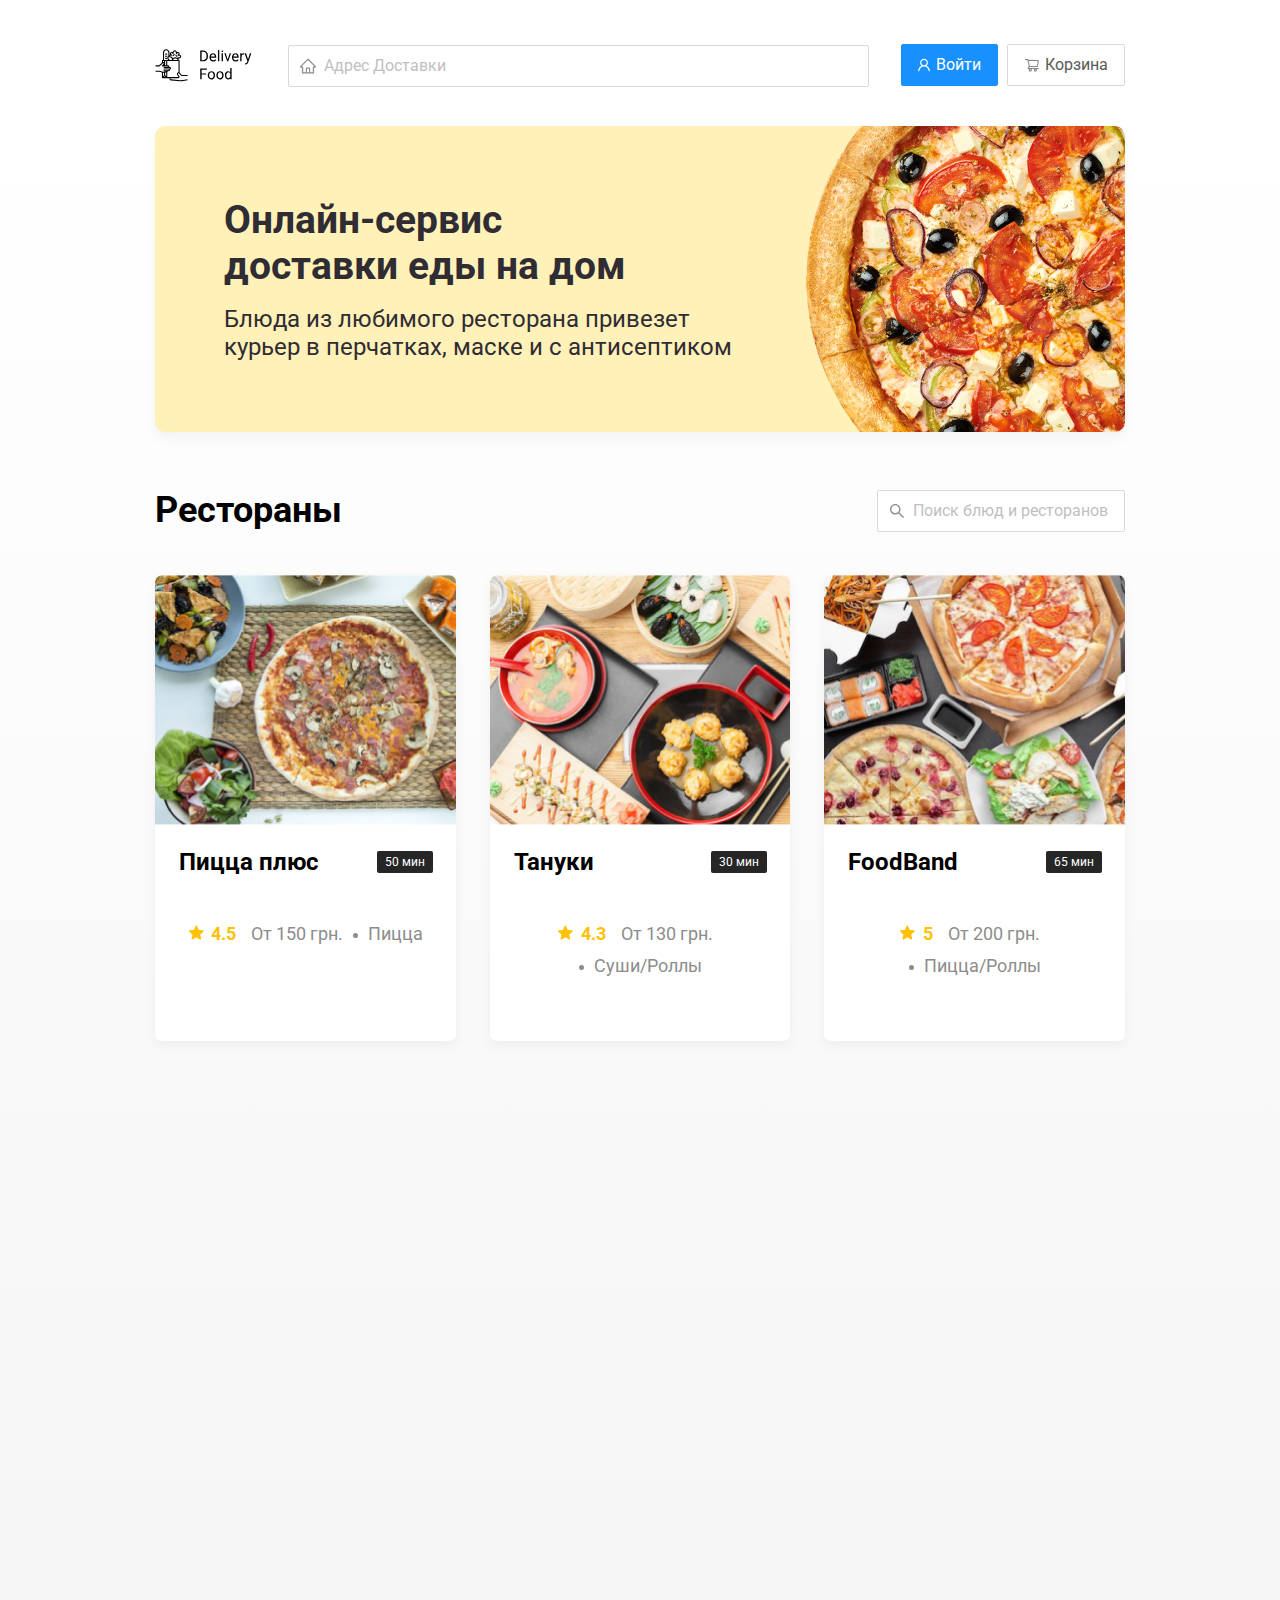
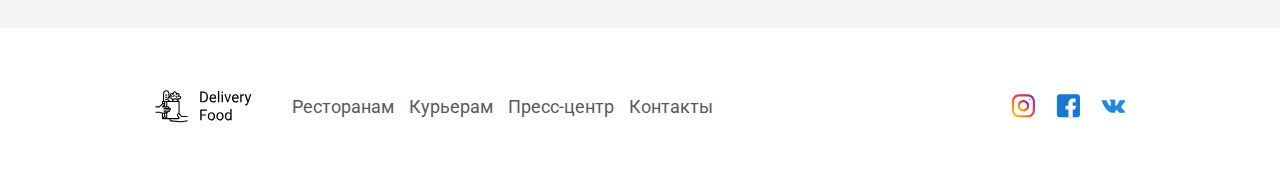
<file: index.html>
<!DOCTYPE html>
<html lang="ru">

<head>
   <meta charset="UTF-8">
   <meta name="viewport" content="width=device-width, initial-scale=1.0">
   <title>Delivery Food - доставка еды на дом</title>
   <link rel="stylesheet" href="css/animate.css">
   <link rel="stylesheet" href="css/main.css">
</head>

<body>
   <div class="container">
      <!--Header starts-->
      <header class="header">
         <div class="header__body">
            <a href="#" class="logo logo-changed wow pulse" data-wow-delay=".1s" data-wow-iteration="10">
               <img src="img/logo.svg" alt="Logo">
            </a>
            <form action="search" class="search delivery-address">
               <input type="search" class="search__input" id="search-address" placeholder="Адрес Доставки" required>
               <label for="search-address" class="search__label">Адрес доставки</label>
            </form>
            <div class="header__buttons">
               <button class="header__btn header__btn--blue header__btn--changed">
                  <img src="img/user.svg" class="header__btn-icon" alt="user logo">
                  <span class="header__btn-text">Войти</span>
               </button>
               <button class="header__btn shopping-cart">
                  <img src="img/cart.svg" class="header__btn-icon" alt="cart logo">
                  <span class="header__btn-text">Корзина</span>
               </button>
            </div>
         </div>
      </header>
      <!--Header ends-->
   </div>

   <!--Main Section starts-->
   <main>
      <div class="container">
         <!--Bunner section starts-->
         <section class="banner wow zoomInLeft">
            <h1 class="banner__title">Онлайн-сервис <br> доставки еды на дом</h1>
            <p class="banner__subtitle">
               Блюда из любимого ресторана привезет курьер в перчатках, маске и с
               антисептиком
            </p>
         </section>
         <!--Bunner section ends-->

         <!--Restaurants section starts-->
         <section class="restaurants">
            <div class="restaurants__title restaurants__title--aligned">
               <h2 class="heading-2">Рестораны</h2>
               <form action="search" class="search search-info">
                  <input type="search" class="input search__input" id="search-info"
                     placeholder="Поиск блюд и ресторанов" required>
                  <label for="search-info" class="search__label">Поиск блюд и ресторанов</label>
               </form>
            </div>
            <div class="cards">
               <div class="cards__line">

                  <a href="restaurant.html" class="cards__card wow fadeInUp" data-wow-delay=".2s">
                     <img src="img/Restaurants/pizza-1.png" alt="Пицца плюс" class="cards__img">
                     <div class="cards__text">
                        <!-- card heading starts-->
                        <div class="cards__title">
                           <h3 class="heading-3">Пицца плюс</h3>
                           <h4 class="heading-4">50 мин</h4>
                        </div>
                        <!-- card heading ends-->
                        <!-- card info starts-->
                        <div class="cards__info">
                           <div class="cards__rating"><img src="img/Restaurants/rating.svg" alt="Rating"
                                 class="cards__rating-icon"> 4.5</div>
                           <div class=" cards__price">От 150 грн.</div>
                           <div class="cards__category">Пицца</div>
                        </div>
                        <!-- card info ends-->
                     </div>
                  </a>

                  <a href="restaurant.html" class="cards__card wow fadeInUp" data-wow-delay=".4s">
                     <img src="img/Restaurants/pizza-2.png" alt="Тануки " class="cards__img">
                     <div class="cards__text">
                        <!-- card heading starts-->
                        <div class="cards__title">
                           <h3 class="heading-3">Тануки</h3>
                           <h4 class="heading-4">30 мин</h4>
                        </div>
                        <!-- card heading ends-->
                        <!-- card info starts-->
                        <div class="cards__info">
                           <div class="cards__rating"><img src="img/Restaurants/rating.svg" alt="Rating"
                                 class="cards__rating-icon"> 4.3
                           </div>
                           <div class="cards__price">От 130 грн.</div>
                           <div class="cards__category">Суши/Роллы</div>
                        </div>
                        <!-- card info ends-->
                     </div>
                  </a>

                  <a href="restaurant.html" class="cards__card wow fadeInUp" data-wow-delay=".6s">
                     <img src="img/Restaurants/pizza-3.png" alt="FoodBand" class="cards__img">
                     <div class="cards__text">
                        <!-- card heading starts-->
                        <div class="cards__title">
                           <h3 class="heading-3">FoodBand</h3>
                           <h4 class="heading-4">65 мин</h4>
                        </div>
                        <!-- card heading ends-->
                        <!-- card info starts-->
                        <div class="cards__info">
                           <div class="cards__rating"><img src="img/Restaurants/rating.svg" alt="Rating"
                                 class="cards__rating-icon">5 </div>
                           <div class="cards__price">От 200 грн.</div>
                           <div class="cards__category">Пицца/Роллы</div>
                        </div>
                        <!-- card info ends-->
                     </div>
                  </a>


                  <a href="restaurant.html" class="cards__card wow fadeInUp" data-wow-delay=".2s">
                     <img src="img/Restaurants/pizza-4.png" alt="Жадина-пицца" class="cards__img">
                     <div class="cards__text">
                        <!-- card heading starts-->
                        <div class="cards__title">
                           <h3 class="heading-3">Жадина-пицца</h3>
                           <h4 class="heading-4">40 мин</h4>
                        </div>
                        <!-- card heading ends-->
                        <!-- card info starts-->
                        <div class="cards__info">
                           <div class="cards__rating"><img src="img/Restaurants/rating.svg" alt="Rating"
                                 class="cards__rating-icon">
                              4.6</div>
                           <div class="cards__price">От 160 грн.</div>
                           <div class="cards__category">Суши/Роллы</div>
                        </div>
                        <!-- card info ends-->
                     </div>
                  </a>

                  <a href="restaurant.html" class="cards__card wow fadeInUp" data-wow-delay=".4s">
                     <img src="img/Restaurants/pizza-5.png" alt="Точка еды" class="cards__img">
                     <div class="cards__text">
                        <!-- card heading starts-->
                        <div class="cards__title">
                           <h3 class="heading-3">Точка еды</h3>
                           <h4 class="heading-4">60 мин</h4>
                        </div>
                        <!-- card heading ends-->
                        <!-- card info starts-->
                        <div class="cards__info">
                           <div class="cards__rating"><img src="img/Restaurants/rating.svg" alt="Rating"
                                 class="cards__rating-icon">5</div>
                           <div class="cards__price">От 180 грн.</div>
                           <div class="cards__category">Пицца/Роллы/Суши</div>
                        </div>
                        <!-- card info ends-->
                     </div>
                  </a>

                  <a href="restaurant.html" class="cards__card wow fadeInUp" data-wow-delay=".6s">
                     <img src="img/Restaurants/pizza-6.png" alt="Пицца плюс" class="cards__img">
                     <div class="cards__text">
                        <!-- card heading starts-->
                        <div class="cards__title">
                           <h3 class="heading-3">PizzaBurger</h3>
                           <h4 class="heading-4">70 мин</h4>
                        </div>
                        <!-- card heading ends-->
                        <!-- card info starts-->
                        <div class="cards__info">
                           <div class="cards__rating"><img src="img/Restaurants/rating.svg" alt="Rating"
                                 class="cards__rating-icon"> 5</div>
                           <div class="cards__price">От 200 грн.</div>
                           <div class="cards__category">Пицца</div>
                        </div>
                        <!-- card info ends-->
                     </div>
                  </a>

               </div>
            </div>
         </section>
         <!--Restaurants section ends-->
      </div>
   </main>
   <!--Main Section ends-->
   <!--Footer starts-->
   <footer class="footer">
      <div class="container">
         <div class="footer__body">
            <a href="#" class="logo">
               <img src="img/logo.svg" alt="Logo">
            </a>
            <nav class="footer__nav">
               <ul class="footer__list">
                  <li class="footer__item"><a href="#" class="footer__link">Ресторанам</a></li>
                  <li class="footer__item"><a href="#" class="footer__link">Курьерам</a></li>
                  <li class="footer__item"><a href="#" class="footer__link">Пресс-центр</a></li>
                  <li class="footer__item"><a href="#" class="footer__link">Контакты</a></li>
               </ul>
            </nav>
            <div class="footer__media">
               <a href="https://www.google.com/" class="footer__media-link">
                  <span class="footer__media-span">
                     <object class="footer__media-icon" data="img/instagram.svg" type="image/svg+xml"></object>
                  </span>
               </a>
               <a href="https://www.google.com/" class="footer__media-link">
                  <span class="footer__media-span">
                     <object class="footer__media-icon" data="img/facebook.svg" type="image/svg+xml"></object>
                  </span>
               </a>
               <a href="https://www.google.com/" class="footer__media-link">
                  <span class="footer__media-span">
                     <object class="footer__media-icon" data="img/vk.svg" type="image/svg+xml"></object>
                  </span>
               </a>
            </div>
         </div>
      </div>
   </footer>
   <!-- Modal Window starts-->
   <div class="modal">
      <div class="modal__dialog">
         <div class="modal__header">
            <h3 class="heading-3 heading-3--bigger">Корзина</h3>
            <button class="modal__close">&times;</button>
         </div>
         <div class="modal__body">

            <div class="modal__order-row">
               <span class="modal__food-name">Ролл угорь стандарт</span>
               <strong class="modal__food-price">150грн.</strong>
               <div class="modal__food-counter">
                  <button class="modal__counter-btn">-</button>
                  <span class="modal__counter">1</span>
                  <button class="modal__counter-btn">+</button>
               </div>
            </div>

            <div class="modal__order-row">
               <span class="modal__food-name">Ролл угорь стандарт</span>
               <strong class="modal__food-price">150грн.</strong>
               <div class="modal__food-counter">
                  <button class="modal__counter-btn">-</button>
                  <span class="modal__counter">1</span>
                  <button class="modal__counter-btn">+</button>
               </div>
            </div>

            <div class="modal__order-row">
               <span class="modal__food-name">Ролл угорь стандарт</span>
               <strong class="modal__food-price">150грн.</strong>
               <div class="modal__food-counter">
                  <button class="modal__counter-btn">-</button>
                  <span class="modal__counter">1</span>
                  <button class="modal__counter-btn">+</button>
               </div>
            </div>

            <div class="modal__order-row">
               <span class="modal__food-name">Ролл угорь стандарт</span>
               <strong class="modal__food-price">150грн.</strong>
               <div class="modal__food-counter">
                  <button class="modal__counter-btn">-</button>
                  <span class="modal__counter">1</span>
                  <button class="modal__counter-btn">+</button>
               </div>
            </div>

            <div class="modal__order-row">
               <span class="modal__food-name">Ролл угорь стандарт</span>
               <strong class="modal__food-price">150грн.</strong>
               <div class="modal__food-counter">
                  <button class="modal__counter-btn">-</button>
                  <span class="modal__counter">1</span>
                  <button class="modal__counter-btn">+</button>
               </div>
            </div>

         </div>
         <div class="modal__footer">
            <h4 class="modal__total-price">500грн.</h4>
            <div class="modal__footer-btn">
               <button class="header__btn header__btn--blue">Оформить заказ</button>
               <button class="header__btn header__btn--modal">Отмена</button>
            </div>
         </div>
      </div>
   </div>
   <!-- Modal Window ends-->
   <script src="js/wow.min.js"></script>
   <script src="js/main.js"></script>
</body>

</html>
</file>
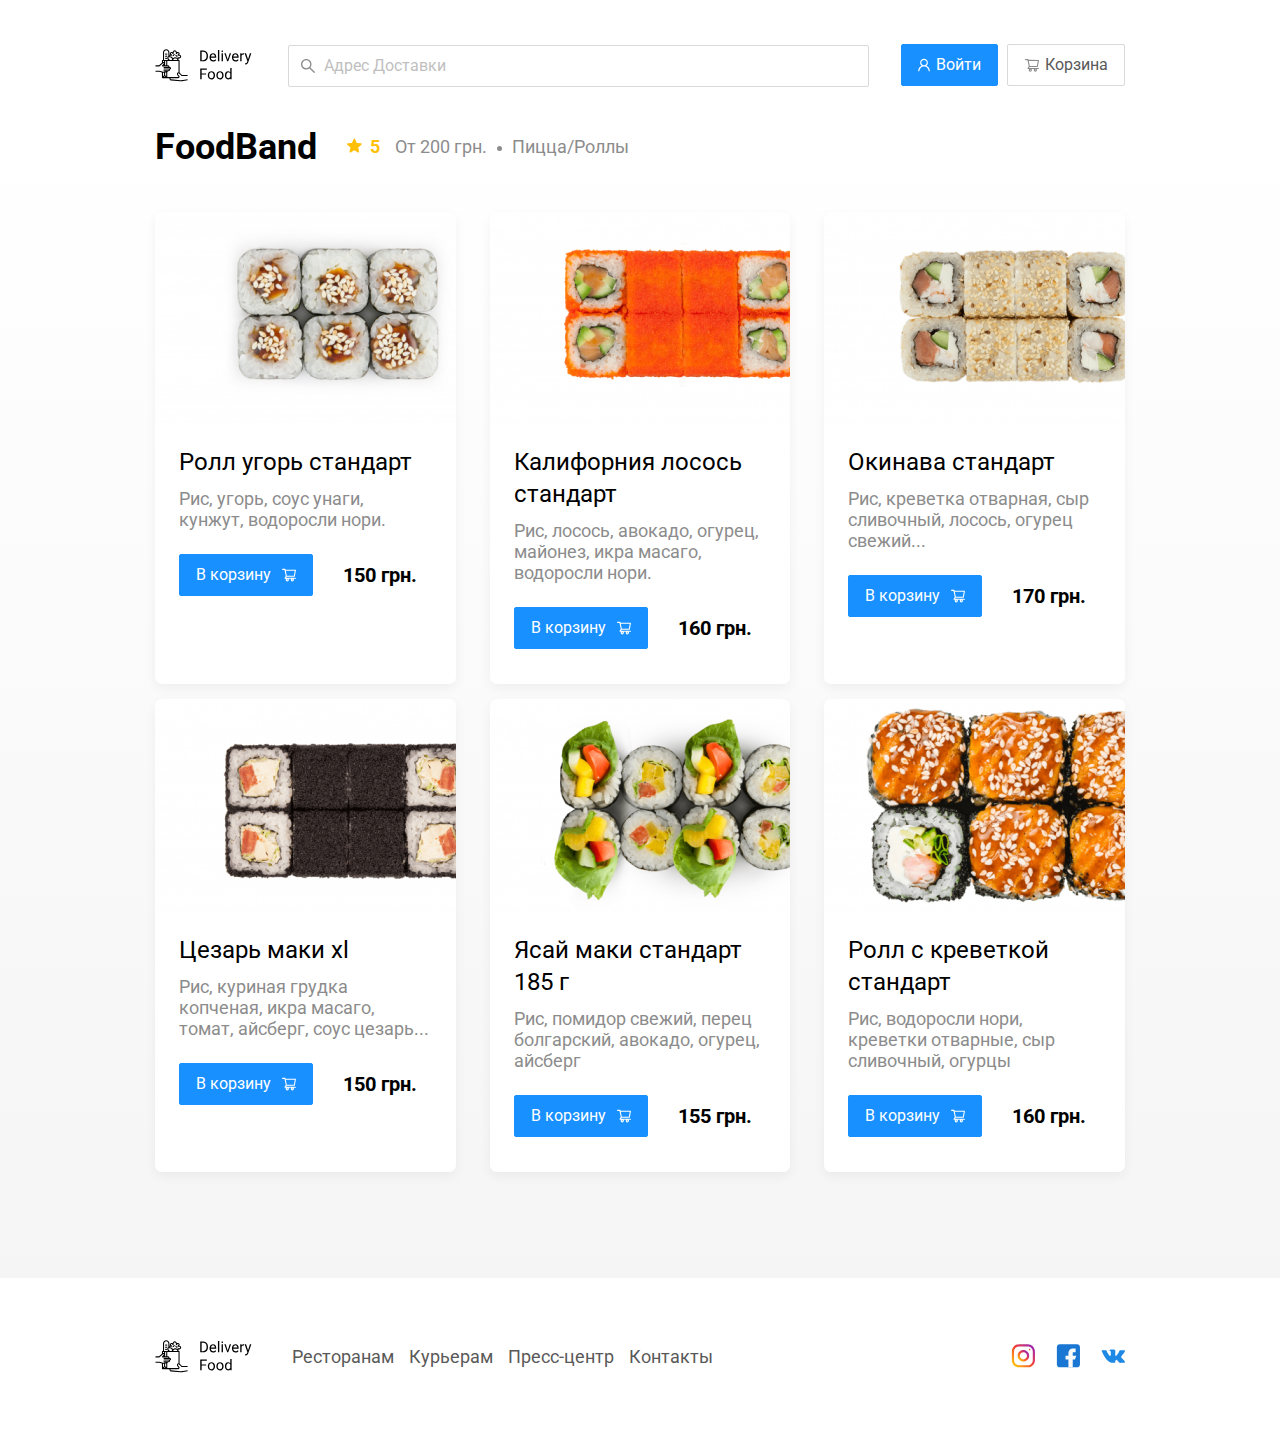
<file: restaurant.html>
<!DOCTYPE html>
<html lang="ru">

<head>
   <meta charset="UTF-8">
   <meta name="viewport" content="width=device-width, initial-scale=1.0">
   <title>FoodBand
      - доставка еды на дом</title>
   <link rel="stylesheet" href="css/animate.css">
   <link rel="stylesheet" href="css/main.css">
</head>

<body>
   <div class="container">
      <!--Header starts-->
      <header class="header">
         <div class="header__body">
            <a href="index.html" class="logo logo-changed wow pulse" data-wow-delay=".1s" data-wow-iteration="10">
               <img src="img/logo.svg" alt="Logo">
            </a>
            <form action="search" class="search delivery-address">
               <input type="search" class="input search__input" id="search-address" placeholder="Адрес Доставки"
                  required>
               <label for="search-address" class="search__label">Адрес доставки</label>
            </form>
            <div class="header__buttons">
               <button class="header__btn header__btn--blue header__btn--changed">
                  <img src="img/user.svg" class="header__btn-icon" alt="user logo">
                  <span class="header__btn-text">Войти</span>
               </button>
               <button class="header__btn header__btn--reg shopping-cart">
                  <img src="img/cart.svg" class="header__btn-icon" alt="cart logo">
                  <span class="header__btn-text">Корзина</span>
               </button>
            </div>
         </div>
      </header>
      <!--Header ends-->
   </div>

   <!--Main Section starts-->
   <main>
      <div class="container">
         <!--Restaurants section starts-->
         <section class="restaurants wow bounceInRight" data-wow-delay=".16s">
            <div class="restaurants__title">
               <h2 class="heading-2">FoodBand</h2>
               <div class="cards__info cards__info--changed ">
                  <div class="cards__rating cards__rating--changed "><img src="img/Restaurants/rating.svg" alt="Rating"
                        class="cards__rating-icon">5 </div>
                  <div class="cards__price">От 200 грн.</div>
                  <div class="cards__category">Пицца/Роллы</div>
               </div>
            </div>
            <div class="cards">
               <div class="cards__line">

                  <div class="cards__card wow fadeInUp" data-wow-delay=".4s">
                     <img src="img/food_band/img-1.png" alt="Ролл угорь стандарт" class="cards__img">
                     <div class="cards__text">
                        <!-- card heading starts-->
                        <div class="cards__title cards__title--aligned">
                           <h3 class="heading-3 heading-3--reg">Ролл угорь стандарт</h3>
                        </div>
                        <!-- card heading ends-->
                        <!-- card info starts-->
                        <div class="cards__info">
                           <div class="cards__ingredients">
                              Рис, угорь, соус унаги, кунжут, водоросли нори.
                           </div>
                        </div>
                        <div class="cards__buttons">
                           <button class="header__btn header__btn--blue">
                              <span class="cards__btn-text">В корзину</span>
                              <img src="img/Restaurants/shopping-cart.svg" alt="">
                           </button>
                           <div class="cards__price cards__price--black">150 грн.</div>
                        </div>
                        <!-- card info ends-->
                     </div>
                  </div>

                  <div class="cards__card wow fadeInUp" data-wow-delay=".8s">
                     <img src="img/food_band/img-2.png" alt="Калифорния лосось стандарт" class="cards__img">
                     <div class="cards__text">
                        <!-- card heading starts-->
                        <div class="cards__title cards__title--aligned">
                           <h3 class="heading-3 heading-3--reg">Калифорния лосось стандарт</h3>
                        </div>
                        <!-- card heading ends-->
                        <!-- card info starts-->
                        <div class="cards__info">
                           <div class="cards__ingredients">
                              Рис, лосось, авокадо, огурец, майонез, икра масаго, водоросли нори.
                           </div>
                        </div>
                        <div class="cards__buttons">
                           <button class="header__btn header__btn--blue">
                              <span class="cards__btn-text">В корзину</span>
                              <img src="img/Restaurants/shopping-cart.svg" alt="">
                           </button>
                           <div class="cards__price cards__price--black">160 грн.</div>
                        </div>
                        <!-- card info ends-->
                     </div>
                  </div>

                  <div class="cards__card wow fadeInUp" data-wow-delay="1s">
                     <img src="img/food_band/img-3.png" alt="Окинава стандарт" class="cards__img">
                     <div class="cards__text">
                        <!-- card heading starts-->
                        <div class="cards__title cards__title--aligned">
                           <h3 class="heading-3 heading-3--reg">Окинава стандарт</h3>
                        </div>
                        <!-- card heading ends-->
                        <!-- card info starts-->
                        <div class="cards__info">
                           <div class="cards__ingredients">
                              Рис, креветка отварная, сыр сливочный, лосось, огурец свежий...
                           </div>
                        </div>
                        <div class="cards__buttons">
                           <button class="header__btn header__btn--blue">
                              <span class="cards__btn-text">В корзину</span>
                              <img src="img/Restaurants/shopping-cart.svg" alt="">
                           </button>
                           <div class="cards__price cards__price--black">170 грн.</div>
                        </div>
                        <!-- card info ends-->
                     </div>
                  </div>


                  <div class="cards__card wow fadeInUp" data-wow-delay=".2s">
                     <img src="img/food_band/img-4.png" alt="Цезарь маки хl" class="cards__img">
                     <div class="cards__text">
                        <!-- card heading starts-->
                        <div class="cards__title cards__title--aligned">
                           <h3 class="heading-3 heading-3--reg">Цезарь маки хl</h3>
                        </div>
                        <!-- card heading ends-->
                        <!-- card info starts-->
                        <div class="cards__info">
                           <div class="cards__ingredients">
                              Рис, куриная грудка копченая, икра масаго, томат, айсберг, соус цезарь...
                           </div>
                        </div>
                        <div class="cards__buttons">
                           <button class="header__btn header__btn--blue">
                              <span class="cards__btn-text">В корзину</span>
                              <img src="img/Restaurants/shopping-cart.svg" alt="">
                           </button>
                           <div class="cards__price cards__price--black">150 грн.</div>
                        </div>
                        <!-- card info ends-->
                     </div>
                  </div>

                  <div class="cards__card wow fadeInUp" data-wow-delay=".4s">
                     <img src="img/food_band/img-5.png" alt="Ясай маки стандарт 185 г" class="cards__img">
                     <div class="cards__text">
                        <!-- card heading starts-->
                        <div class="cards__title cards__title--aligned">
                           <h3 class="heading-3 heading-3--reg">Ясай маки стандарт 185 г</h3>
                        </div>
                        <!-- card heading ends-->
                        <!-- card info starts-->
                        <div class="cards__info">
                           <div class="cards__ingredients">
                              Рис, помидор свежий, перец болгарский, авокадо, огурец, айсберг
                           </div>
                        </div>
                        <div class="cards__buttons">
                           <button class="header__btn header__btn--blue">
                              <span class="cards__btn-text">В корзину</span>
                              <img src="img/Restaurants/shopping-cart.svg" alt="">
                           </button>
                           <div class="cards__price cards__price--black">155 грн.</div>
                        </div>
                        <!-- card info ends-->
                     </div>
                  </div>

                  <div class="cards__card wow fadeInUp" data-wow-delay=".6s">
                     <img src="img/food_band/img-6.png" alt="Ролл с креветкой стандарт" class="cards__img">
                     <div class="cards__text">
                        <!-- card heading starts-->
                        <div class="cards__title cards__title--aligned">
                           <h3 class="heading-3 heading-3--reg">Ролл с креветкой стандарт</h3>
                        </div>
                        <!-- card heading ends-->
                        <!-- card info starts-->
                        <div class="cards__info">
                           <div class="cards__ingredients">
                              Рис, водоросли нори, креветки отварные, сыр сливочный, огурцы
                           </div>
                        </div>
                        <div class="cards__buttons">
                           <button class="header__btn header__btn--blue">
                              <span class="cards__btn-text">В корзину</span>
                              <img src="img/Restaurants/shopping-cart.svg" alt="">
                           </button>
                           <div class="cards__price cards__price--black">160 грн.</div>
                        </div>
                        <!-- card info ends-->
                     </div>

                  </div>
               </div>
         </section>
         <!--Restaurants section ends-->
      </div>
   </main>
   <!--Main Section ends-->
   <!--Footer starts-->
   <footer class="footer">
      <div class="container">
         <div class="footer__body">
            <a href="#" class="logo">
               <img src="img/logo.svg" alt="Logo">
            </a>
            <nav class="footer__nav">
               <ul class="footer__list">
                  <li class="footer__item"><a href="#" class="footer__link">Ресторанам</a></li>
                  <li class="footer__item"><a href="#" class="footer__link">Курьерам</a></li>
                  <li class="footer__item"><a href="#" class="footer__link">Пресс-центр</a></li>
                  <li class="footer__item"><a href="#" class="footer__link">Контакты</a></li>
               </ul>
            </nav>
            <div class="footer__media">
               <a href="https://www.google.com/" class="footer__media-link">
                  <span class="footer__media-span">
                     <object class="footer__media-icon" data="img/instagram.svg" type="image/svg+xml"></object>
                  </span>
               </a>
               <a href="https://www.google.com/" class="footer__media-link">
                  <span class="footer__media-span">
                     <object class="footer__media-icon" data="img/facebook.svg" type="image/svg+xml"></object>
                  </span>
               </a>
               <a href="https://www.google.com/" class="footer__media-link">
                  <span class="footer__media-span">
                     <object class="footer__media-icon" data="img/vk.svg" type="image/svg+xml"></object>
                  </span>
               </a>
            </div>
         </div>
      </div>
   </footer>
   <!-- Modal Window starts-->
   <div class="modal">
      <div class="modal__dialog">
         <div class="modal__header">
            <h3 class="heading-3 heading-3--bigger">Корзина</h3>
            <button class="modal__close">&times;</button>
         </div>
         <div class="modal__body">

            <div class="modal__order-row">
               <span class="modal__food-name">Ролл угорь стандарт</span>
               <strong class="modal__food-price">150грн.</strong>
               <div class="modal__food-counter">
                  <button class="modal__counter-btn">-</button>
                  <span class="modal__counter">1</span>
                  <button class="modal__counter-btn">+</button>
               </div>
            </div>

            <div class="modal__order-row">
               <span class="modal__food-name">Ролл угорь стандарт</span>
               <strong class="modal__food-price">150грн.</strong>
               <div class="modal__food-counter">
                  <button class="modal__counter-btn">-</button>
                  <span class="modal__counter">1</span>
                  <button class="modal__counter-btn">+</button>
               </div>
            </div>

            <div class="modal__order-row">
               <span class="modal__food-name">Ролл угорь стандарт</span>
               <strong class="modal__food-price">150грн.</strong>
               <div class="modal__food-counter">
                  <button class="modal__counter-btn">-</button>
                  <span class="modal__counter">1</span>
                  <button class="modal__counter-btn">+</button>
               </div>
            </div>

            <div class="modal__order-row">
               <span class="modal__food-name">Ролл угорь стандарт</span>
               <strong class="modal__food-price">150грн.</strong>
               <div class="modal__food-counter">
                  <button class="modal__counter-btn">-</button>
                  <span class="modal__counter">1</span>
                  <button class="modal__counter-btn">+</button>
               </div>
            </div>

            <div class="modal__order-row">
               <span class="modal__food-name">Ролл угорь стандарт</span>
               <strong class="modal__food-price">150грн.</strong>
               <div class="modal__food-counter">
                  <button class="modal__counter-btn">-</button>
                  <span class="modal__counter">1</span>
                  <button class="modal__counter-btn">+</button>
               </div>
            </div>

         </div>
         <div class="modal__footer">
            <h4 class="modal__total-price">500грн.</h4>
            <div class="modal__footer-btn">
               <button class="header__btn header__btn--blue">Оформить заказ</button>
               <button class="header__btn header__btn--modal">Отмена</button>
            </div>
         </div>
      </div>
   </div>
   <!-- Modal Window ends-->
   <script src="js/wow.min.js"></script>
   <script src="js/main.js"></script>
</body>

</html>
</file>
<file: css/main.css>
@charset "UTF-8";
@import url("https://fonts.googleapis.com/css2?family=Roboto:ital,wght@0,400;0,700;1,300&display=swap");
/*Обнуление*/
* {
  padding: 0;
  margin: 0;
}

*, *:before, *:after {
  -webkit-box-sizing: inherit;
  box-sizing: inherit;
}

nav, footer, header, aside {
  display: block;
}

html, body {
  min-height: 100%;
  min-width: 100%;
  font-size: 62.5%;
  line-height: 1;
  -ms-text-size-adjust: 100%;
  -moz-text-size-adjust: 100%;
  -webkit-text-size-adjust: 100%;
}

input, button, textarea {
  font-family: inherit;
}

input::-ms-clear {
  display: none;
}

input::-webkit-search-decoration,
input::-webkit-search-cancel-button,
input::-webkit-search-results-button,
input::-webkit-search-results-decoration {
  display: none;
}

button {
  cursor: pointer;
}

button::-moz-focus-inner {
  padding: 0;
  border: 0;
}

a, a:visited {
  text-decoration: none;
}

a:hover {
  text-decoration: none;
}

ul li {
  list-style: none;
}

img {
  vertical-align: top;
}

h1, h2, h3, h4, h5, h6 {
  font-size: inherit;
  font-weight: 400;
}

/*--------------------*/
.header {
  margin-bottom: 4rem;
}

.header__body {
  display: -webkit-box;
  display: -ms-flexbox;
  display: flex;
  -webkit-box-pack: justify;
      -ms-flex-pack: justify;
          justify-content: space-between;
  -webkit-box-align: center;
      -ms-flex-align: center;
          align-items: center;
}

@media only screen and (max-width: 32.5em) {
  .header__body {
    -ms-flex-wrap: wrap;
        flex-wrap: wrap;
    -webkit-box-align: start;
        -ms-flex-align: start;
            align-items: flex-start;
  }
}

.header__buttons {
  display: -webkit-box;
  display: -ms-flexbox;
  display: flex;
  -webkit-box-align: center;
      -ms-flex-align: center;
          align-items: center;
}

@media only screen and (max-width: 32.5em) {
  .header__buttons {
    margin-bottom: 2rem;
  }
}

.header__btn {
  display: -webkit-box;
  display: -ms-flexbox;
  display: flex;
  -webkit-box-align: center;
      -ms-flex-align: center;
          align-items: center;
  -webkit-box-pack: center;
      -ms-flex-pack: center;
          justify-content: center;
  padding: .8rem 1.6rem;
  border: none;
  background: #FFFFFF;
  border: 1px solid #D9D9D9;
  -webkit-box-sizing: border-box;
          box-sizing: border-box;
  -webkit-box-shadow: 0px 0px 2px rgba(0, 0, 0, 0.0015);
          box-shadow: 0px 0px 2px rgba(0, 0, 0, 0.0015);
  border-radius: 2px;
  color: #595959;
  font-size: 1.6rem;
  line-height: 2.4rem;
  -webkit-transition: all .4s;
  transition: all .4s;
}

@media only screen and (max-width: 32.5em) {
  .header__btn {
    min-height: 4rem;
  }
}

.header__btn--blue {
  background: #1890FF;
  color: #ffffff;
  border: 1px solid #1890FF;
}

.header__btn--changed {
  margin-right: .9rem;
}

.header__btn--modal {
  margin-left: 2rem;
}

.header__btn-icon {
  margin-right: 0.6rem;
}

@media only screen and (max-width: 32.5em) {
  .header__btn-icon {
    margin-right: 0;
  }
}

@media only screen and (max-width: 32.5em) {
  .header__btn-text {
    display: none;
  }
}

.header__btn:hover {
  -webkit-transform: translateY(-0.7rem);
          transform: translateY(-0.7rem);
  -webkit-box-shadow: 0rem 0.8rem 0.3rem rgba(0, 0, 0, 0.4);
          box-shadow: 0rem 0.8rem 0.3rem rgba(0, 0, 0, 0.4);
}

.header__btn:active {
  -webkit-transform: translateY(0rem);
          transform: translateY(0rem);
  -webkit-box-shadow: 0rem 0.5rem 0.1rem rgba(0, 0, 0, 0.4);
          box-shadow: 0rem 0.5rem 0.1rem rgba(0, 0, 0, 0.4);
}

.delivery-address {
  -webkit-box-flex: 0.9;
      -ms-flex: 0.9;
          flex: 0.9;
}

@media only screen and (max-width: 26.25em) {
  .delivery-address {
    -webkit-box-ordinal-group: 6;
        -ms-flex-order: 5;
            order: 5;
    -webkit-box-flex: 1;
        -ms-flex: 1;
            flex: 1;
  }
}

.search {
  display: -webkit-box;
  display: -ms-flexbox;
  display: flex;
  -webkit-box-orient: vertical;
  -webkit-box-direction: normal;
      -ms-flex-direction: column;
          flex-direction: column;
  margin-bottom: -3rem;
  margin-top: -.3rem;
}

.search__input {
  background: #FFFFFF;
  color: #BFBFBF;
  border: 1px solid #D9D9D9;
  border-radius: 2px;
  padding: 8px;
  font-size: 1.6rem;
  line-height: 2.4rem;
  background-image: url(../img/house.svg);
  background-repeat: no-repeat;
  background-position: left 1.1rem center;
  padding-left: 3.5rem;
  /* ширина картинки + отсутп слева от иконки + отступ справа к тексту */
}

.search__input, .search__input::-webkit-input-placeholder {
  color: #BFBFBF;
  font-weight: 400;
}

.search__input, .search__input:-ms-input-placeholder {
  color: #BFBFBF;
  font-weight: 400;
}

.search__input, .search__input::-ms-input-placeholder {
  color: #BFBFBF;
  font-weight: 400;
}

.search__input, .search__input::placeholder {
  color: #BFBFBF;
  font-weight: 400;
}

.search__input:focus {
  -webkit-box-shadow: 0.5rem 0.7rem 0.2rem rgba(0, 0, 0, 0.4);
          box-shadow: 0.5rem 0.7rem 0.2rem rgba(0, 0, 0, 0.4);
  background-color: rgba(128, 128, 128, 0.103);
}

.search__label {
  font-size: 1.6rem;
  font-weight: 700;
  margin-left: 3.4rem;
  margin-top: 1rem;
  color: #BFBFBF;
  -webkit-transition: all .5s;
  transition: all .5s;
}

.search__input:placeholder-shown + .search__label {
  opacity: 0;
  visibility: hidden;
  -webkit-transform: translateY(-3rem);
          transform: translateY(-3rem);
}

.logo {
  -webkit-transition: all .4s;
  transition: all .4s;
}

@media only screen and (max-width: 32.5em) {
  .logo-changed {
    margin-bottom: 2rem;
  }
}

.logo:hover {
  -webkit-transform: scale(1.1);
          transform: scale(1.1);
}

.banner {
  -webkit-box-shadow: 0px 7px 12px rgba(158, 158, 163, 0.1);
          box-shadow: 0px 7px 12px rgba(158, 158, 163, 0.1);
  background: #FFF1B8 url(../img/bunner-bg.png) no-repeat top -10rem right -24.7rem/92.4rem;
  border-radius: 10px;
  padding: 7.1rem 6.9rem;
  margin-bottom: 5.7rem;
}

@media only screen and (max-width: 85.3em) {
  .banner {
    background-size: 75rem;
    background-position: center right -30rem;
  }
}

@media only screen and (max-width: 75em) {
  .banner {
    padding: 5rem;
    background-size: 50rem;
    background-position: center right -20rem;
  }
}

@media only screen and (max-width: 48em) {
  .banner {
    padding: 5rem;
    background-size: 47rem;
    background-position: bottom 4rem right -21rem;
  }
}

@media only screen and (max-width: 32.5em) {
  .banner {
    background-image: none;
    text-align: center;
  }
}

.banner__title {
  font-weight: bold;
  font-size: 3.9rem;
  line-height: 4.6rem;
  margin-bottom: 1.6rem;
}

@media only screen and (max-width: 48em) {
  .banner__title {
    font-size: 2.7rem;
    margin-bottom: 1.2rem;
  }
}

.banner__subtitle {
  max-width: 54rem;
  font-size: 2.4rem;
  line-height: 2.8rem;
}

@media only screen and (max-width: 75em) {
  .banner__subtitle {
    font-size: 1.68rem;
    max-width: 40rem;
  }
}

@media only screen and (max-width: 48em) {
  .banner__subtitle {
    max-width: 30rem;
  }
}

@media only screen and (max-width: 32.5em) {
  .banner__subtitle {
    max-width: 100%;
  }
}

.banner__title, .banner__subtitle {
  color: #302C34;
}

.restaurants__title {
  display: -webkit-box;
  display: -ms-flexbox;
  display: flex;
  -webkit-box-align: center;
      -ms-flex-align: center;
          align-items: center;
  margin-bottom: 4.4rem;
}

@media only screen and (max-width: 32.5em) {
  .restaurants__title {
    -ms-flex-wrap: wrap;
        flex-wrap: wrap;
    -webkit-box-pack: center;
        -ms-flex-pack: center;
            justify-content: center;
  }
}

.restaurants__title--aligned {
  -webkit-box-pack: justify;
      -ms-flex-pack: justify;
          justify-content: space-between;
}

.heading-2 {
  font-weight: bold;
  font-size: 3.6rem;
  line-height: 42px;
  color: #000000;
  margin-right: 3rem;
}

@media only screen and (max-width: 48em) {
  .heading-2 {
    font-size: 2.6rem;
  }
}

@media only screen and (max-width: 32.5em) {
  .heading-2 {
    margin-right: 1.2rem;
  }
}

.search-info {
  -webkit-box-flex: 0.306;
      -ms-flex: 0.306;
          flex: 0.306;
}

@media only screen and (max-width: 62em) {
  .search-info {
    -webkit-box-flex: 0.506;
        -ms-flex: 0.506;
            flex: 0.506;
  }
}

@media only screen and (max-width: 48em) {
  .search-info {
    -webkit-box-flex: 0.706;
        -ms-flex: 0.706;
            flex: 0.706;
  }
}

@media only screen and (max-width: 32.5em) {
  .search-info {
    -webkit-box-flex: 1;
        -ms-flex: 1;
            flex: 1;
  }
}

.input {
  background-image: url(../img/Restaurants/search.svg);
}

.cards {
  padding-bottom: 9.1rem;
}

@media only screen and (max-width: 62em) {
  .cards {
    padding-bottom: 5.1rem;
  }
}

.cards__line {
  display: -webkit-box;
  display: -ms-flexbox;
  display: flex;
  -ms-flex-wrap: wrap;
      flex-wrap: wrap;
  -webkit-box-pack: justify;
      -ms-flex-pack: justify;
          justify-content: space-between;
}

.cards__line:not(:last-child) {
  margin-bottom: 3rem;
}

.cards__card {
  background: #FFFFFF;
  -webkit-box-shadow: 0px 4px 12px rgba(0, 0, 0, 0.05);
          box-shadow: 0px 4px 12px rgba(0, 0, 0, 0.05);
  border-radius: 7px;
  overflow: hidden;
  -webkit-transition: all .4s;
  transition: all .4s;
  cursor: pointer;
  -ms-flex-preferred-size: 31%;
      flex-basis: 31%;
  margin-bottom: 1.5rem;
}

@media only screen and (max-width: 62em) {
  .cards__card {
    -ms-flex-preferred-size: 49%;
        flex-basis: 49%;
    margin-bottom: 1.2rem;
  }
}

@media only screen and (max-width: 32.5em) {
  .cards__card {
    -ms-flex-preferred-size: 100%;
        flex-basis: 100%;
  }
}

.cards__card:hover {
  -webkit-box-shadow: 0.5rem 0.7rem 0.2rem rgba(0, 0, 0, 0.4);
          box-shadow: 0.5rem 0.7rem 0.2rem rgba(0, 0, 0, 0.4);
}

.cards__text {
  padding: 2.1rem 2.3rem 3.5rem 2.4rem;
  margin-bottom: 3.5rem;
}

@media only screen and (max-width: 85.3em) {
  .cards__text {
    margin-bottom: 0rem;
  }
}

.cards__img {
  max-width: 38.4rem;
  max-height: 25rem;
  -o-object-fit: cover;
     object-fit: cover;
}

@media only screen and (max-width: 32.5em) {
  .cards__img {
    width: 100%;
    max-width: none;
  }
}

.cards__title {
  display: -webkit-box;
  display: -ms-flexbox;
  display: flex;
  -webkit-box-align: center;
      -ms-flex-align: center;
          align-items: center;
  -webkit-box-pack: justify;
      -ms-flex-pack: justify;
          justify-content: space-between;
  margin-bottom: 1rem;
}

@media only screen and (max-width: 85.3em) {
  .cards__title {
    margin-bottom: 4rem;
  }
}

@media only screen and (max-width: 85.3em) {
  .cards__title--aligned {
    margin-bottom: 1rem;
  }
}

.cards__info {
  display: -webkit-box;
  display: -ms-flexbox;
  display: flex;
  -webkit-box-align: center;
      -ms-flex-align: center;
          align-items: center;
  margin-bottom: 2.4rem;
}

@media only screen and (max-width: 85.3em) {
  .cards__info {
    -ms-flex-wrap: wrap;
        flex-wrap: wrap;
    -webkit-box-pack: center;
        -ms-flex-pack: center;
            justify-content: center;
  }
}

@media only screen and (max-width: 48em) {
  .cards__info {
    -ms-flex-wrap: wrap;
        flex-wrap: wrap;
    -webkit-box-pack: start;
        -ms-flex-pack: start;
            justify-content: flex-start;
  }
}

.cards__info--changed {
  margin-bottom: 0rem;
}

.cards__rating {
  font-weight: bold;
  font-size: 1.8rem;
  line-height: 3.2rem;
  color: #FFC107;
  margin-right: 2.6rem;
  display: -webkit-box;
  display: -ms-flexbox;
  display: flex;
  -webkit-box-align: baseline;
      -ms-flex-align: baseline;
          align-items: baseline;
}

@media only screen and (max-width: 85.3em) {
  .cards__rating {
    margin-right: 1.5rem;
  }
}

@media only screen and (max-width: 48em) {
  .cards__rating {
    -ms-flex-preferred-size: 100%;
        flex-basis: 100%;
  }
}

@media only screen and (max-width: 48em) {
  .cards__rating--changed {
    -ms-flex-preferred-size: 0;
        flex-basis: 0;
  }
}

.cards__rating-icon {
  margin-right: 7.5px;
}

.cards__price, .cards__category {
  font-size: 18px;
  line-height: 32px;
  color: #8C8C8C;
}

.cards__price {
  margin-right: 1rem;
}

.cards__price--black {
  font-weight: bold;
  font-size: 2.0rem;
  line-height: 3.2rem;
  color: #000000;
  margin-left: 3rem;
}

@media only screen and (max-width: 48em) {
  .cards__price--black {
    margin-left: 2rem;
  }
}

.cards__category {
  text-overflow: ellipsis;
  overflow: hidden;
  white-space: nowrap;
  /* Запрещаем перенос строк */
}

.cards__category::before {
  content: "";
  display: inline-block;
  width: 5px;
  height: 5px;
  background: #8C8C8C;
  border-radius: 50%;
  vertical-align: middle;
  margin-right: 1rem;
}

.cards__buttons {
  display: -webkit-box;
  display: -ms-flexbox;
  display: flex;
  -webkit-box-align: center;
      -ms-flex-align: center;
          align-items: center;
}

@media only screen and (max-width: 48em) {
  .cards__buttons {
    -webkit-box-orient: vertical;
    -webkit-box-direction: normal;
        -ms-flex-direction: column;
            flex-direction: column;
  }
}

.cards__ingredients {
  font-size: 1.8rem;
  line-height: 2.1rem;
  color: #8C8C8C;
}

.cards__btn-text {
  margin-right: 1rem;
}

.heading-3 {
  font-size: 2.4rem;
  font-weight: bold;
  line-height: 3.2rem;
  color: #000000;
}

.heading-3--reg {
  font-weight: 400;
}

@media only screen and (max-width: 48em) {
  .heading-3 {
    font-size: 2rem;
  }
}

.heading-4 {
  font-size: 1.2rem;
  line-height: 2rem;
  color: #FFFFFF;
  padding: 1px 8px;
  background: #262626;
  border-radius: 2px;
}

.footer__body {
  display: -webkit-box;
  display: -ms-flexbox;
  display: flex;
  -webkit-box-align: center;
      -ms-flex-align: center;
          align-items: center;
  padding: 6rem 0;
}

@media only screen and (max-width: 62em) {
  .footer__body {
    padding: 4rem 0;
  }
}

@media only screen and (max-width: 32.5em) {
  .footer__body {
    -ms-flex-wrap: wrap;
        flex-wrap: wrap;
    -webkit-box-orient: vertical;
    -webkit-box-direction: normal;
        -ms-flex-direction: column;
            flex-direction: column;
  }
}

@media only screen and (max-width: 32.5em) {
  .footer__nav {
    margin-top: 1.3rem;
  }
}

.footer__list {
  display: -webkit-box;
  display: -ms-flexbox;
  display: flex;
  -webkit-box-align: center;
      -ms-flex-align: center;
          align-items: center;
  margin-left: 3.6rem;
}

@media only screen and (max-width: 48em) {
  .footer__list {
    -ms-flex-wrap: wrap;
        flex-wrap: wrap;
  }
}

@media only screen and (max-width: 32.5em) {
  .footer__list {
    margin-left: 1.3rem;
    -webkit-box-orient: vertical;
    -webkit-box-direction: normal;
        -ms-flex-direction: column;
            flex-direction: column;
    margin-bottom: 1rem;
  }
}

.footer__item:not(:last-child) {
  margin-right: 1.5rem;
}

@media only screen and (max-width: 32.5em) {
  .footer__item:not(:last-child):not(:last-child) {
    margin-bottom: 1.5rem;
    margin-right: 0rem;
  }
}

.footer__link:link, .footer__link:visited {
  text-decoration: none;
  font-size: 1.8rem;
  line-height: 2.1rem;
  color: #595959;
}

.footer__media {
  margin-left: auto;
  display: -webkit-box;
  display: -ms-flexbox;
  display: flex;
}

@media only screen and (max-width: 32.5em) {
  .footer__media {
    margin-left: 0;
  }
}

.footer__media-link:link, .footer__media-link:visited {
  display: inline-block;
  position: relative;
  z-index: 1;
  height: 100%;
}

.footer__media-link:link:not(:last-child), .footer__media-link:visited:not(:last-child) {
  margin-right: 2.1rem;
}

.footer__media-span {
  display: inline-block;
  height: 100%;
}

.footer__media-icon {
  width: 2.4rem;
  height: 2.4rem;
  position: relative;
  z-index: -1;
}

.modal {
  display: none;
  position: fixed;
  top: 0;
  left: 0;
  width: 100%;
  height: 100%;
  background: rgba(0, 0, 0, 0.4);
  z-index: 3;
  overflow: auto;
}

.modal__dialog {
  width: 95%;
  max-width: 78rem;
  min-height: 55rem;
  background: #FFFFFF;
  border-radius: 5px;
  margin: auto;
  padding: 2rem 2.5rem;
}

@media only screen and (max-width: 26.25em) {
  .modal__dialog {
    padding: 4rem 4.5rem;
  }
}

.modal__header {
  display: -webkit-box;
  display: -ms-flexbox;
  display: flex;
  -webkit-box-align: center;
      -ms-flex-align: center;
          align-items: center;
  -webkit-box-pack: justify;
      -ms-flex-pack: justify;
          justify-content: space-between;
  margin-bottom: 4.6rem;
}

.modal__close {
  font-size: 3.6rem;
  border: none;
  background-color: transparent;
}

.modal__body {
  margin-bottom: 5.3rem;
}

@media only screen and (max-width: 26.25em) {
  .modal__body {
    margin-bottom: 3.3rem;
  }
}

.modal__order-row {
  display: -webkit-box;
  display: -ms-flexbox;
  display: flex;
  -webkit-box-align: center;
      -ms-flex-align: center;
          align-items: center;
  -webkit-box-pack: justify;
      -ms-flex-pack: justify;
          justify-content: space-between;
  padding-bottom: 8px;
  border-bottom: 1px solid #D9D9D9;
}

.modal__order-row:not(:last-child) {
  margin-bottom: 1.5rem;
}

.modal__food-name {
  font-size: 1.8rem;
  line-height: 3.2rem;
}

.modal__food-price {
  font-weight: bold;
  font-size: 2rem;
  line-height: 3.2rem;
  margin-left: auto;
  margin-right: 4.8rem;
}

.modal__food-counter {
  display: -webkit-box;
  display: -ms-flexbox;
  display: flex;
  -webkit-box-align: center;
      -ms-flex-align: center;
          align-items: center;
  -ms-flex-pack: distribute;
      justify-content: space-around;
}

.modal__counter-btn {
  display: -webkit-box;
  display: -ms-flexbox;
  display: flex;
  -webkit-box-align: center;
      -ms-flex-align: center;
          align-items: center;
  -webkit-box-pack: center;
      -ms-flex-pack: center;
          justify-content: center;
  max-width: 3.9rem;
  max-height: 3.2rem;
  background: #FFFFFF;
  border: 1px solid #40A9FF;
  -webkit-box-sizing: border-box;
          box-sizing: border-box;
  border-radius: 2px;
  padding: 5px 1.6rem;
  font-size: 1.4rem;
  color: #40A9FF;
}

.modal__counter {
  font-size: 1.6rem;
  line-height: 2.4rem;
  margin: 0 1.3rem;
}

.modal__footer {
  display: -webkit-box;
  display: -ms-flexbox;
  display: flex;
  -webkit-box-align: center;
      -ms-flex-align: center;
          align-items: center;
  -webkit-box-pack: justify;
      -ms-flex-pack: justify;
          justify-content: space-between;
}

@media only screen and (max-width: 26.25em) {
  .modal__footer {
    -webkit-box-orient: vertical;
    -webkit-box-direction: normal;
        -ms-flex-direction: column;
            flex-direction: column;
  }
}

.modal__total-price {
  padding: 1.5rem 2rem;
  border-radius: 5px;
  font-size: 2rem;
  line-height: 2.3rem;
  color: #FAFAFA;
  background: #262626;
}

@media only screen and (max-width: 26.25em) {
  .modal__total-price {
    margin-bottom: 1rem;
  }
}

.modal__footer-btn {
  display: -webkit-box;
  display: -ms-flexbox;
  display: flex;
}

.open-modal {
  display: -webkit-box;
  display: -ms-flexbox;
  display: flex;
}

@media only screen and (max-width: 75em) {
  html {
    font-size: 58.25%;
  }
}

@media only screen and (max-width: 62em) {
  html {
    font-size: 56.25%;
  }
}

@media only screen and (max-width: 48em) {
  html {
    font-size: 53.25%;
  }
}

body {
  -webkit-box-sizing: border-box;
          box-sizing: border-box;
  font-family: 'Roboto', sans-serif;
  padding-top: 4.4rem;
}

main {
  background: -webkit-gradient(linear, left top, left bottom, color-stop(1.04%, rgba(245, 245, 245, 0)), to(#F5F5F5));
  background: linear-gradient(180deg, rgba(245, 245, 245, 0) 1.04%, #F5F5F5 100%);
}

.container {
  max-width: 120rem;
  margin: 0 auto;
}

@media only screen and (max-width: 85.3em) {
  .container {
    max-width: 97rem;
  }
}

@media only screen and (max-width: 62em) {
  .container {
    max-width: 75rem;
  }
}

@media only screen and (max-width: 48em) {
  .container {
    max-width: 59rem;
  }
}

@media only screen and (max-width: 32.5em) {
  .container {
    max-width: 90%;
  }
}
</file>
